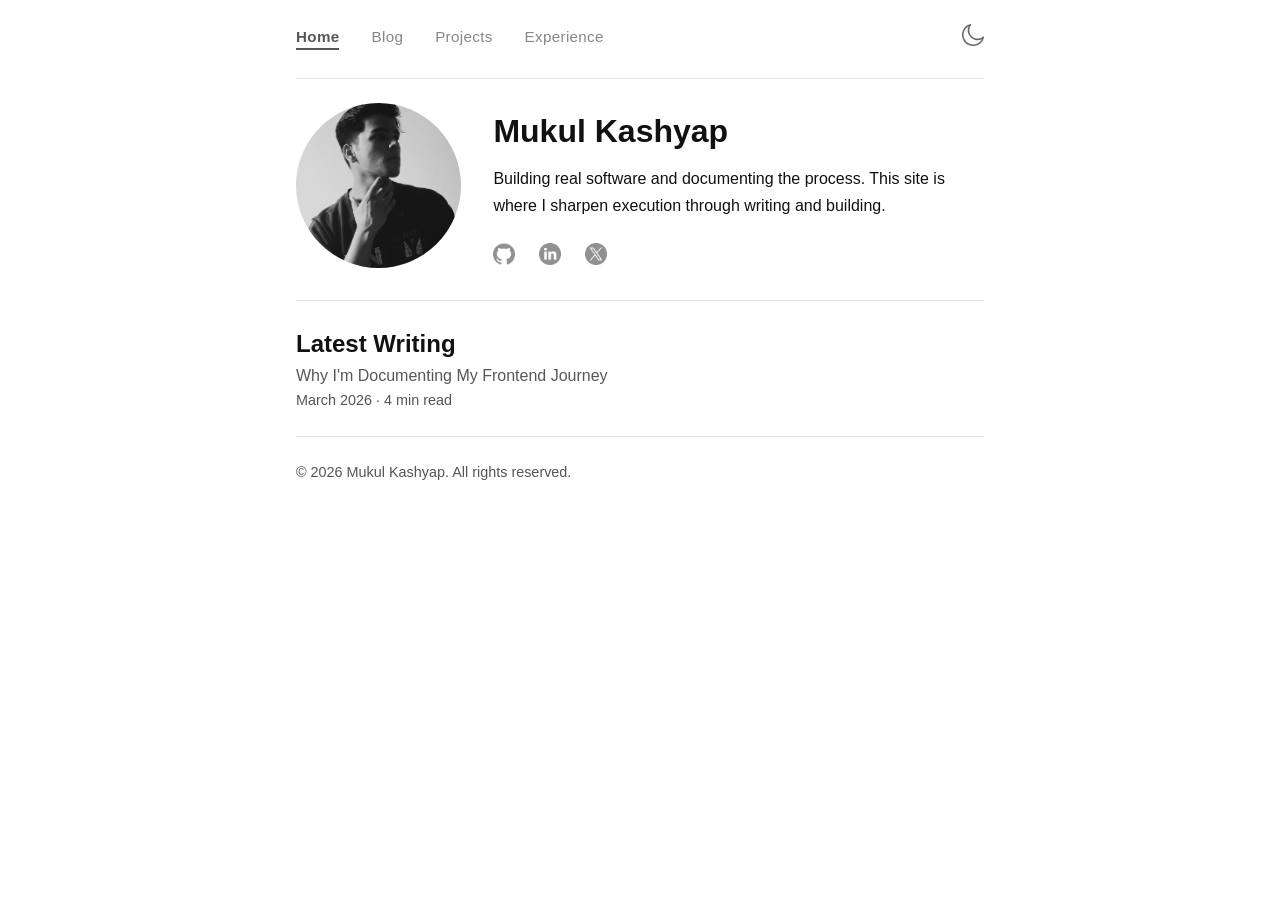
<file: index.html>
<!doctype html>
<html lang="en">
  <head>
    <meta charset="UTF-8" />
    <meta name="viewport" content="width=device-width, initial-scale=1.0" />
    <title>Mukul Kashyap</title>
    <link rel="stylesheet" href="/assets/css/styles.css" />
    <script>
      const savedTheme = localStorage.getItem("theme");

      if (savedTheme) {
        document.documentElement.classList.add(savedTheme);
      } else if (window.matchMedia("(prefers-color-scheme: dark)").matches) {
        document.documentElement.classList.add("dark");
      } else {
        document.documentElement.classList.add("light");
      }
    </script>
  </head>
  <body>
    <div class="container">
      <nav>
        <ul>
          <li><a href="/" class="active">Home</a></li>
          <li><a href="/blog/">Blog</a></li>
          <li><a href="/projects/">Projects</a></li>
          <li><a href="/experience/">Experience</a></li>
        </ul>
        <div id="theme-toggle">
          <img id="theme-icon" src="/assets/images/moon.png" alt="Dark Mode" />
        </div>
      </nav>

      <main>
        <section class="hero">
          <div class="hero-inner">
            <div class="avatar-wrapper">
              <img src="/assets/images/profile.jpg" alt="Mukul Kashyap" />
            </div>
            <div class="hero-content">
              <h1>Mukul Kashyap</h1>
              <p class="intro">
                Building real software and documenting the process. This site is
                where I sharpen execution through writing and building.
              </p>

              <div class="social-links">
                <a
                  href="https://github.com/mukul-work"
                  target="_blank"
                  rel="noopener noreferrer"
                >
                  <img src="/assets/images/github.png" alt="Github" />
                </a>
                <a
                  href="https://linkedin.com/in/mukul-kashyap-work"
                  target="_blank"
                  rel="noopener noreferrer"
                >
                  <img src="/assets/images/linkedin.png" alt="Linkedin" />
                </a>
                <a
                  href="https://x.com/kash_mukul"
                  target="_blank"
                  rel="noopener noreferrer"
                >
                  <img src="/assets/images/x.png" alt="X" />
                </a>
              </div>
            </div>
          </div>
        </section>
        <section class="section">
          <h2>Latest Writing</h2>

          <ul class="post-list">
            <li>
              <a href="/blog/posts/">
                Why I'm Documenting My Frontend Journey
              </a>
              <span class="meta">March 2026 · 4 min read</span>
            </li>
          </ul>
        </section>
      </main>

      <footer>© 2026 Mukul Kashyap. All rights reserved.</footer>
    </div>
    <script src="./assets/js/main.js" defer></script>
  </body>
</html>
</file>
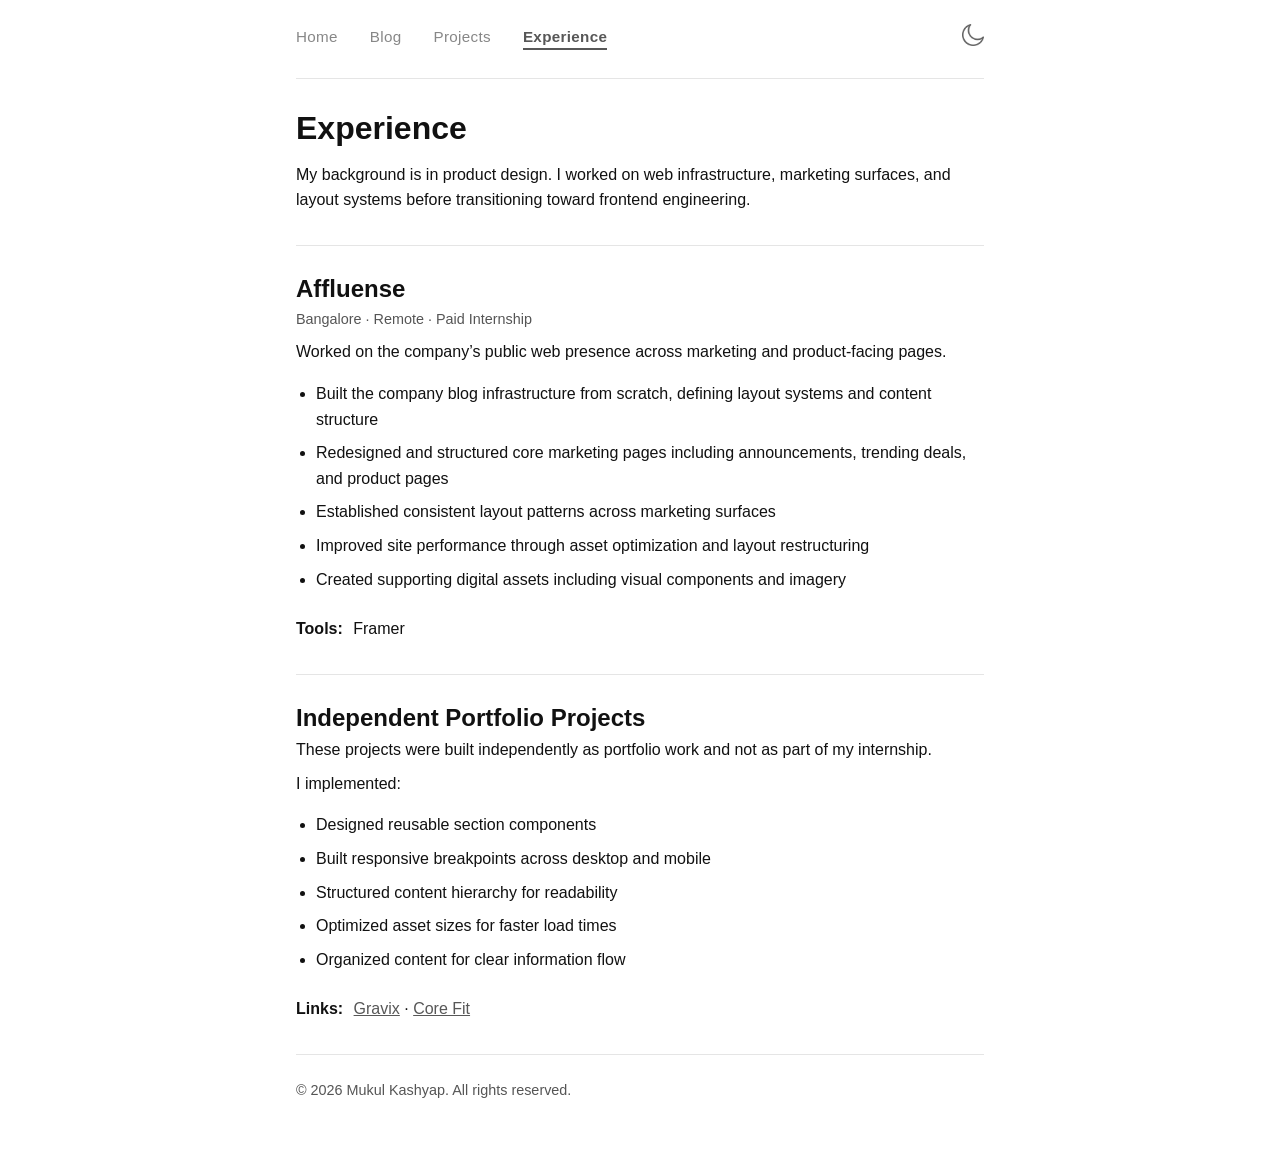
<file: experience/index.html>
<!doctype html>
<html lang="en">
  <head>
    <meta charset="UTF-8" />
    <meta name="viewport" content="width=device-width, initial-scale=1.0" />
    <title>Experience | Mukul Kashyap</title>
    <link rel="stylesheet" href="/assets/css/styles.css" />
    <script>
      const savedTheme = localStorage.getItem("theme");

      if (savedTheme) {
        document.documentElement.classList.add(savedTheme);
      } else if (window.matchMedia("(prefers-color-scheme: dark)").matches) {
        document.documentElement.classList.add("dark");
      } else {
        document.documentElement.classList.add("light");
      }
    </script>
  </head>
  <body>
    <div class="container">
      <nav>
        <ul>
          <li><a href="/">Home</a></li>
          <li><a href="/blog/">Blog</a></li>
          <li><a href="/projects/">Projects</a></li>
          <li><a href="/experience/" class="active">Experience</a></li>
        </ul>
        <div id="theme-toggle">
          <img id="theme-icon" src="/assets/images/moon.png" alt="Dark Mode" />
        </div>
      </nav>

      <main>
        <section class="section">
          <h1>Experience</h1>
          <p>
            My background is in product design. I worked on web infrastructure,
            marketing surfaces, and layout systems before transitioning toward
            frontend engineering.
          </p>
        </section>

        <section class="section experience-block">
          <h2>Affluense</h2>
          <p class="meta">Bangalore · Remote · Paid Internship</p>

          <p>
            Worked on the company’s public web presence across marketing and
            product-facing pages.
          </p>

          <ul>
            <li>
              Built the company blog infrastructure from scratch, defining
              layout systems and content structure
            </li>
            <li>
              Redesigned and structured core marketing pages including
              announcements, trending deals, and product pages
            </li>
            <li>
              Established consistent layout patterns across marketing surfaces
            </li>
            <li>
              Improved site performance through asset optimization and layout
              restructuring
            </li>
            <li>
              Created supporting digital assets including visual components and
              imagery
            </li>
          </ul>

          <p><strong>Tools:</strong> Framer</p>
        </section>

        <section class="section experience-block">
          <h2>Independent Portfolio Projects</h2>
          <p>
            These projects were built independently as portfolio work and not as
            part of my internship.
          </p>
          <p>I implemented:</p>

          <ul>
            <li>Designed reusable section components</li>
            <li>Built responsive breakpoints across desktop and mobile</li>
            <li>Structured content hierarchy for readability</li>
            <li>Optimized asset sizes for faster load times</li>
            <li>Organized content for clear information flow</li>
          </ul>

          <p class="links">
            <strong>Links:</strong>
            <a
              href="https://gravix.framer.website/"
              target="_blank"
              rel="noopener noreferrer"
              >Gravix</a
            >
            ·
            <a
              href="https://core-fit.framer.website/"
              target="_blank"
              rel="noopener noreferrer"
              >Core Fit</a
            >
          </p>
        </section>
      </main>
      <footer>© 2026 Mukul Kashyap. All rights reserved.</footer>
    </div>
    <script src="../assets/js/main.js" defer></script>
  </body>
</html>
</file>
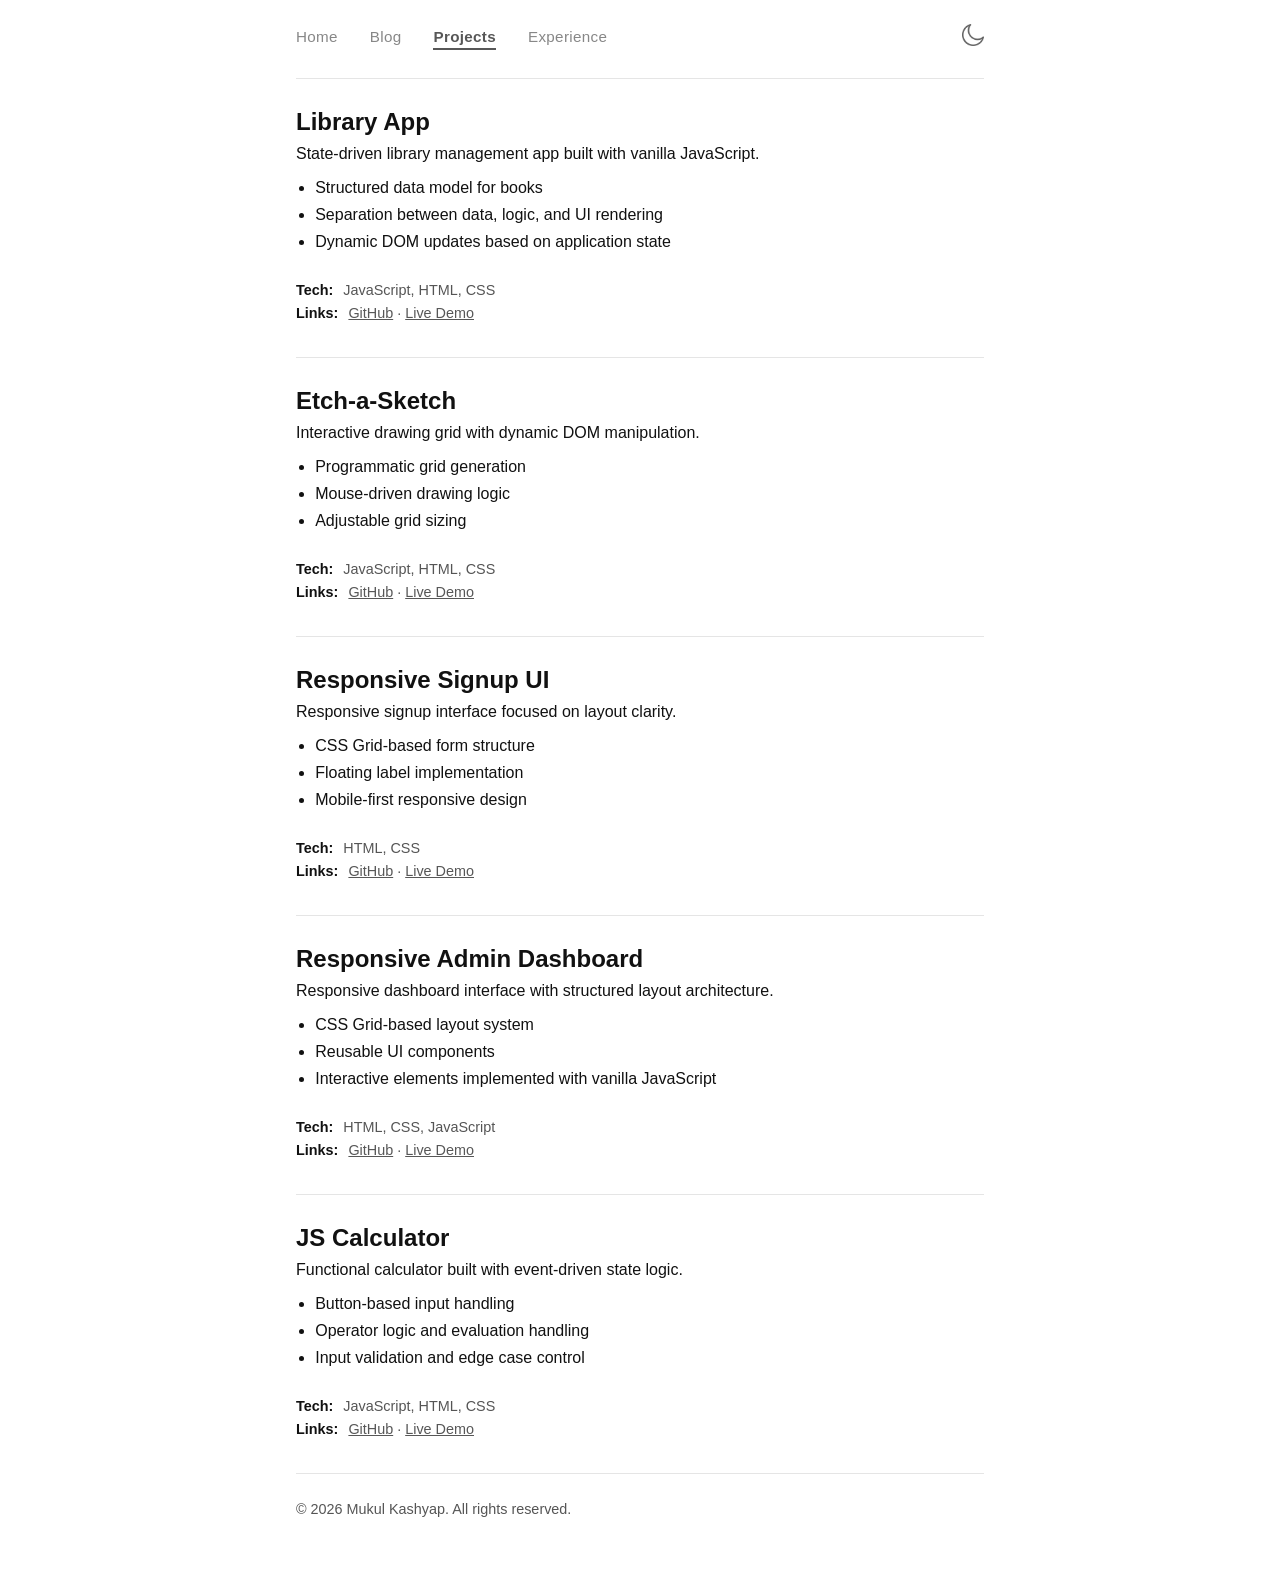
<file: projects/index.html>
<!doctype html>
<html lang="en">
  <head>
    <meta charset="UTF-8" />
    <meta name="viewport" content="width=device-width, initial-scale=1.0" />
    <title>Projects | Mukul Kashyap</title>
    <link rel="stylesheet" href="/assets/css/styles.css" />
    <script>
      const savedTheme = localStorage.getItem("theme");

      if (savedTheme) {
        document.documentElement.classList.add(savedTheme);
      } else if (window.matchMedia("(prefers-color-scheme: dark)").matches) {
        document.documentElement.classList.add("dark");
      } else {
        document.documentElement.classList.add("light");
      }
    </script>
  </head>
  <body>
    <div class="container">
      <nav>
        <ul>
          <li><a href="/">Home</a></li>
          <li><a href="/blog/">Blog</a></li>
          <li><a href="/projects/" class="active">Projects</a></li>
          <li><a href="/experience/">Experience</a></li>
        </ul>
        <div id="theme-toggle">
          <img id="theme-icon" src="/assets/images/moon.png" alt="Dark Mode" />
        </div>
      </nav>

      <main>
        <section class="project">
          <h2>Library App</h2>
          <p>
            State-driven library management app built with vanilla JavaScript.
          </p>
          <ul>
            <li>Structured data model for books</li>
            <li>Separation between data, logic, and UI rendering</li>
            <li>Dynamic DOM updates based on application state</li>
          </ul>
          <p class="meta">
            <strong>Tech:</strong> JavaScript, HTML, CSS<br />
            <strong>Links:</strong>
            <a href="https://github.com/mukul-work/library-app" target="_blank"
              >GitHub</a
            >
            ·
            <a href="https://mukul-work.github.io/library-app/" target="_blank"
              >Live Demo</a
            >
          </p>
        </section>

        <section class="project">
          <h2>Etch-a-Sketch</h2>
          <p>Interactive drawing grid with dynamic DOM manipulation.</p>
          <ul>
            <li>Programmatic grid generation</li>
            <li>Mouse-driven drawing logic</li>
            <li>Adjustable grid sizing</li>
          </ul>
          <p class="meta">
            <strong>Tech:</strong> JavaScript, HTML, CSS<br />
            <strong>Links:</strong>
            <a
              href="https://github.com/mukul-work/Etch-a-Sketch"
              target="_blank"
              >GitHub</a
            >
            ·
            <a
              href="https://mukul-work.github.io/Etch-a-Sketch/"
              target="_blank"
              >Live Demo</a
            >
          </p>
        </section>

        <section class="project">
          <h2>Responsive Signup UI</h2>
          <p>Responsive signup interface focused on layout clarity.</p>
          <ul>
            <li>CSS Grid-based form structure</li>
            <li>Floating label implementation</li>
            <li>Mobile-first responsive design</li>
          </ul>
          <p class="meta">
            <strong>Tech:</strong> HTML, CSS<br />
            <strong>Links:</strong>
            <a
              href="https://github.com/mukul-work/responsive-signup-ui"
              target="_blank"
              >GitHub</a
            >
            ·
            <a
              href="https://mukul-work.github.io/responsive-signup-ui/"
              target="_blank"
              >Live Demo</a
            >
          </p>
        </section>

        <section class="project">
          <h2>Responsive Admin Dashboard</h2>
          <p>
            Responsive dashboard interface with structured layout architecture.
          </p>
          <ul>
            <li>CSS Grid-based layout system</li>
            <li>Reusable UI components</li>
            <li>Interactive elements implemented with vanilla JavaScript</li>
          </ul>
          <p class="meta">
            <strong>Tech:</strong> HTML, CSS, JavaScript<br />
            <strong>Links:</strong>
            <a
              href="https://github.com/mukul-work/responsive-admin-dashboard"
              target="_blank"
              >GitHub</a
            >
            ·
            <a
              href="https://mukul-work.github.io/responsive-admin-dashboard/"
              target="_blank"
              >Live Demo</a
            >
          </p>
        </section>

        <section class="project">
          <h2>JS Calculator</h2>
          <p>Functional calculator built with event-driven state logic.</p>
          <ul>
            <li>Button-based input handling</li>
            <li>Operator logic and evaluation handling</li>
            <li>Input validation and edge case control</li>
          </ul>
          <p class="meta">
            <strong>Tech:</strong> JavaScript, HTML, CSS<br />
            <strong>Links:</strong>
            <a
              href="https://github.com/mukul-work/JS_calculator"
              target="_blank"
              >GitHub</a
            >
            ·
            <a
              href="https://mukul-work.github.io/JS_calculator/"
              target="_blank"
              >Live Demo</a
            >
          </p>
        </section>
      </main>

      <footer>© 2026 Mukul Kashyap. All rights reserved.</footer>
    </div>
    <script src="../assets/js/main.js" defer></script>
  </body>
</html>
</file>
<file: assets/css/styles.css>
/* Reset */

*,
*::before,
*::after {
  box-sizing: border-box;
}

html {
  overflow-y: scroll;
}

body,
h1,
h2,
h3,
h4,
h5,
h6,
p,
ul {
  margin: 0;
  padding: 0;
}

ul {
  list-style: none;
}

/* Root Variables (Design System) */

:root {
  --max-width: 720px;

  --color-text: #111;
  --color-muted: #555;
  --color-border: #e5e5e5;
  --color-bg: #ffffff;

  --font-system:
    -apple-system, BlinkMacSystemFont, "Segoe UI", Roboto, Oxygen, Ubuntu,
    Cantarell, "Open Sans", "Helvetica Neue", sans-serif;

  --space-xs: 0.5rem;
  --space-sm: 1rem;
  --space-md: 1.5rem;
  --space-lg: 2rem;
  --space-xl: 3rem;
}

/* Dark Theme */

@media (prefers-color-scheme: dark) {
  :root:not(.light) {
    --color-text: #e5e7eb;
    --color-muted: #9ca3af;
    --color-border: #2a2a2a;
    --color-bg: #090d18;
  }
}

/* Manual Dark Mode */

.dark {
  --color-text: #e5e7eb;
  --color-muted: #9ca3af;
  --color-border: #2a2a2a;
  --color-bg: #090d18;
}

.dark .social-links img {
  filter: invert(1);
}

.dark #theme-toggle img {
  filter: invert(1);
}

/* Manual Light Mode */

.light {
  --color-text: #111;
  --color-muted: #555;
  --color-border: #e5e5e5;
  --color-bg: #ffffff;
}

/* Base Typography */

body {
  font-family: var(--font-system);
  background: var(--color-bg);
  color: var(--color-text);
  line-height: 1.6;
  font-size: 1rem;
}

h1 {
  font-size: 2rem;
  margin-bottom: var(--space-xs);
}

h2 {
  font-size: 1.5rem;
  margin-bottom: 0;
}

p {
  margin-bottom: var(--space-xs);
  color: var(--color-text);
  max-width: 80ch;
}

a {
  color: var(--color-text);
  opacity: 0.7;
  text-decoration: none;
}

a:hover {
  opacity: 1;
}

/* Layout Container */

.container {
  max-width: var(--max-width);
  margin: 0 auto;
  padding-top: 0;
  padding-bottom: var(--space-md);
  padding-left: var(--space-sm);
  padding-right: var(--space-sm);
}

/* Hero */

.hero {
  padding: var(--space-md) 0;
  border-bottom: 1px solid var(--color-border);
}

.hero-inner {
  display: flex;
  align-items: center;
  gap: var(--space-lg);
}

.avatar-wrapper {
  aspect-ratio: 1 / 1;
  height: 100%;
  max-height: 180px;
}

.avatar-wrapper img {
  width: 100%;
  height: 100%;
  object-fit: cover;
  border-radius: 50%;
}

.hero-content {
  max-width: 60ch;
  display: flex;
  flex-direction: column;
  justify-content: space-between;
}

.intro {
  max-width: 60ch;
  line-height: 1.7;
}

.social-links {
  margin-top: var(--space-sm);
  display: flex;
  gap: var(--space-md);
}

.social-links img {
  width: 22px;
  height: 22px;
  opacity: 0.7;
  transition: opacity 0.2s ease;
}

.social-links img:hover {
  opacity: 1;
}

.meta {
  display: block;
  font-size: 0.85rem;
  color: var(--color-muted);
}

/* Sections */

.section {
  margin: 0;
  padding: var(--space-md) 0;
  border-bottom: 1px solid var(--color-border);
}

/* Header / Navigation */

nav {
  padding: var(--space-md) 0;
  border-bottom: 1px solid var(--color-border);
  display: flex;
  justify-content: space-between;
}

nav ul {
  display: flex;
  gap: var(--space-lg);
  justify-content: flex-start;
}

nav a {
  font-size: 0.95rem;
  font-weight: 500;
  color: var(--color-muted);
  text-decoration: none;
  letter-spacing: 0.02rem;
  padding-bottom: 0.2rem;
}

nav a:hover {
  color: var(--color-text);
}

nav a.active {
  color: var(--color-text);
  font-weight: 600;
  border-bottom: 2px solid var(--color-text);
}

#theme-toggle img {
  width: 22px;
  height: 22px;
  opacity: 0.7;
  transition: opacity 0.2s ease;
}

#theme-toggle img:hover {
  opacity: 1;
}

/* Footer */

footer {
  padding: var(--space-md) 0;
  color: var(--color-muted);
  font-size: 0.9rem;
}

/* Experience Page */

.experience-block ul {
  margin-bottom: var(--space-md);
  padding-left: 1.25rem;
  list-style: disc;
}

.experience-block li {
  margin-bottom: var(--space-xs);
}

.experience-block p + ul {
  margin-top: var(--space-sm);
}

strong {
  font-weight: 600;
}

.experience-block p a {
  text-decoration: underline;
}

.experience-block p strong {
  color: var(--color-text);
  margin-right: 6px;
}

/* Projects Page */

.project {
  margin: 0;
  padding: var(--space-md) 0;
  border-bottom: 1px solid var(--color-border);
}

.project h2 {
  margin: 0;
}

.project ul {
  margin-bottom: var(--space-md);
  padding-left: 1.2rem;
  list-style: disc;
}

.project li {
  margin-bottom: 0.1rem;
}

.meta {
  font-size: 0.9rem;
  color: var(--color-muted);
}

.project p a {
  text-decoration: underline;
}

.project p strong {
  color: var(--color-text);
  margin-right: 6px;
}


/* Phones */
@media (max-width: 480px) {
  .hero-inner {
    flex-direction: column;
    gap: var(--space-sm);
  }

  .hero-content{
    align-items: center;
  }
  .intro{
    text-align: center;
  }
}

/* Large phones */
@media (max-width: 640px) {
  .hero-inner {
    flex-direction: column;
    gap: var(--space-sm);
  }
  .hero-content{
    align-items: center;
  }

  .intro{
    text-align: center;
  }
}

/* Tablets */
@media (max-width: 768px) {
  .hero-inner {
    flex-direction: column;
    gap: var(--space-sm);
  }
  .hero-content{
    align-items: center;
  }
  .intro{
    text-align: center;
  }
}
</file>
